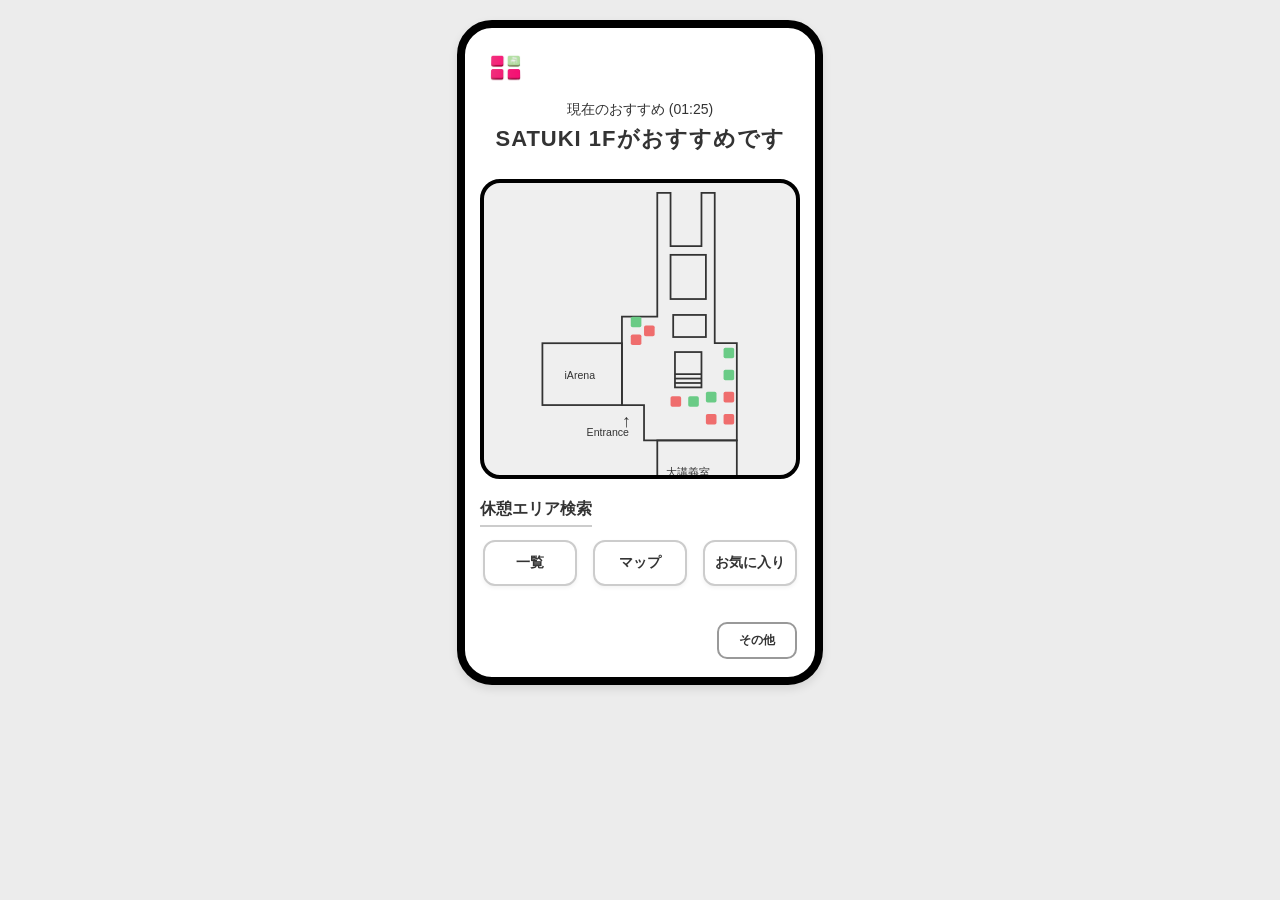
<file: index.html>
<!DOCTYPE html>
<html lang="ja">
<head>
  <meta charset="UTF-8">
  <meta name="viewport" content="width=device-width, initial-scale=1.0">
  <title>RelaXpot - Home</title>
  <link rel="stylesheet" href="style.css">
  <style>
    /* ホーム画面用の追加スタイル */
    .home-content {
      display: flex;
      flex-direction: column;
      height: 100%;
    }
    
    .recommendation-header {
      text-align: center;
      margin-bottom: 10px;
    }
    .recommendation-title {
      font-size: 14px;
      color: #333;
    }
    .recommendation-subtitle {
      font-size: 22px;
      font-weight: bold;
      color: #333;
      margin: 5px 0 15px 0;
      letter-spacing: 1px;
    }
    
    /* マップのプレビュー用コンテナ */
    #home-map-container {
      width: 100%;
      height: 300px;
      border: 4px solid #000;
      border-radius: 20px;
      box-sizing: border-box;
      background: #efefef;
      position: relative;
      overflow: hidden;
      margin-bottom: 20px;
    }
    #home-map-container svg {
      width: 100%;
      height: 100%;
      display: block;
    }

    .search-section {
      margin-bottom: 20px;
    }
    .search-area-title {
      font-size: 16px;
      font-weight: bold;
      color: #333;
      margin-bottom: 10px;
      border-bottom: 2px solid #ccc;
      padding-bottom: 5px;
      display: inline-block;
    }

    .search-buttons {
      display: flex;
      justify-content: space-between;
      gap: 10px;
    }
    .search-buttons button {
      flex: 1;
      padding: 12px 0;
      font-size: 14px;
      border-radius: 12px;
      border: 2px solid #ccc;
      background: #fff;
      color: #333;
      font-weight: bold;
      cursor: pointer;
      box-shadow: 0 2px 4px rgba(0,0,0,0.05);
    }

    /* フッター部分（その他ボタン） */
    .footer-actions {
      display: flex;
      justify-content: flex-end;
      margin-top: 10px;
    }
    .other-btn {
      padding: 8px 20px;
      font-size: 12px;
      border-radius: 10px;
      border: 2px solid #999;
      background: #fff;
      color: #333;
      cursor: pointer;
    }
  </style>
</head>
<body>

  <div class="phone">
    <!-- ヘッダー -->
    <div class="header">
      <img src="logo.png" alt="ロゴ" class="logo">
    </div>

    <!-- コンテンツ -->
    <div class="home-content">
      
      <!-- おすすめ表示エリア -->
      <div class="recommendation-header">
        <div class="recommendation-title" id="current-time-title">現在のおすすめ (15:00)</div>
        <div class="recommendation-subtitle">SATUKI 1Fがおすすめです</div>
      </div>

      <!-- マッププレビュー（さつき1F固定） -->
      <div id="home-map-container" onclick="location.href='mieru.html'" style="cursor: pointer;">
        <svg viewBox="0 0 300 380">
          <g transform="translate(0, -10) scale(1.15)">
            <!-- 壁の描画 -->
            <polyline points="150,80 150,20 165,20 165,80 200,80 200,20 215,20 215,80 215,190 240,190 240,300 135,300 135,260 110,260 110,190 110,160 150,160 150,80" fill="none" stroke="#333" stroke-width="2"/>
            <rect x="20" y="190" width="90" height="70" fill="none" stroke="#333" stroke-width="2"/>
            <text x="45" y="230" font-size="12" fill="#333">iArena</text>
            <rect x="150" y="300" width="90" height="70" fill="none" stroke="#333" stroke-width="2"/>
            <text x="160" y="340" font-size="12" fill="#333">大講義室</text>
            
            <rect x="165" y="90" width="40" height="50" fill="none" stroke="#333" stroke-width="2"/>
            <rect x="168" y="158" width="37" height="25" fill="none" stroke="#333" stroke-width="2"/>
            <rect x="170" y="200" width="30" height="40" fill="none" stroke="#333" stroke-width="2"/>
            <line x1="170" y1="225" x2="200" y2="225" stroke="#333" stroke-width="2"/>
            <line x1="170" y1="230" x2="200" y2="230" stroke="#333" stroke-width="2"/>
            <line x1="170" y1="235" x2="200" y2="235" stroke="#333" stroke-width="2"/>
            
            <text x="110" y="285" font-size="20" font-weight="bold" fill="#333">↑</text>
            <text x="70" y="295" font-size="12" fill="#333">Entrance</text>
            
            <!-- 座席の描画（JSで色付け） -->
            <g id="preview-seats"></g>
          </g>
        </svg>
      </div>

      <!-- 検索方法エリア -->
      <div class="search-section">
        <div class="search-area-title">休憩エリア検索</div>
        <div class="search-buttons">
          <button onclick="location.href='list.html'">一覧</button>
          <button onclick="location.href='map_search.html'">マップ</button>
          <button onclick="location.href='favorite.html'">お気に入り</button>
        </div>
      </div>

      <!-- その他・フッター -->
      <div class="footer-actions">
        <button class="other-btn" onclick="location.href='others.html'">その他</button>
      </div>

    </div>
  </div>

  <script>
    // 1. 現在時刻のリアルタイム更新
    function updateTime() {
      const now = new Date();
      const hours = String(now.getHours()).padStart(2, '0');
      const minutes = String(now.getMinutes()).padStart(2, '0');
      document.getElementById('current-time-title').textContent = `現在のおすすめ (${hours}:${minutes})`;
    }
    updateTime();
    setInterval(updateTime, 60000); // 1分ごとに更新

    // 2. 1Fの席をプロトタイプ用にランダムで描画（見た目をマップに近づけるため）
    const seatsData = [
      [120, 160], [135, 170], [120, 180],
      [225, 195], [225, 220], [225, 245], 
      [205, 245], [185, 250], [165, 250], 
      [225, 270], [205, 270]
    ];
    let seatsHTML = '';
    seatsData.forEach(([x, y]) => {
      // プレビュー用にランダムで空席/満席を決定
      const available = Math.random() > 0.45;
      const color = available ? '#6acb86' : '#ef6d6d';
      seatsHTML += `<rect x="${x}" y="${y}" width="12" height="12" rx="2" fill="${color}" />`;
    });
    document.getElementById('preview-seats').innerHTML = seatsHTML;
  </script>
</body>
</html>
</file>
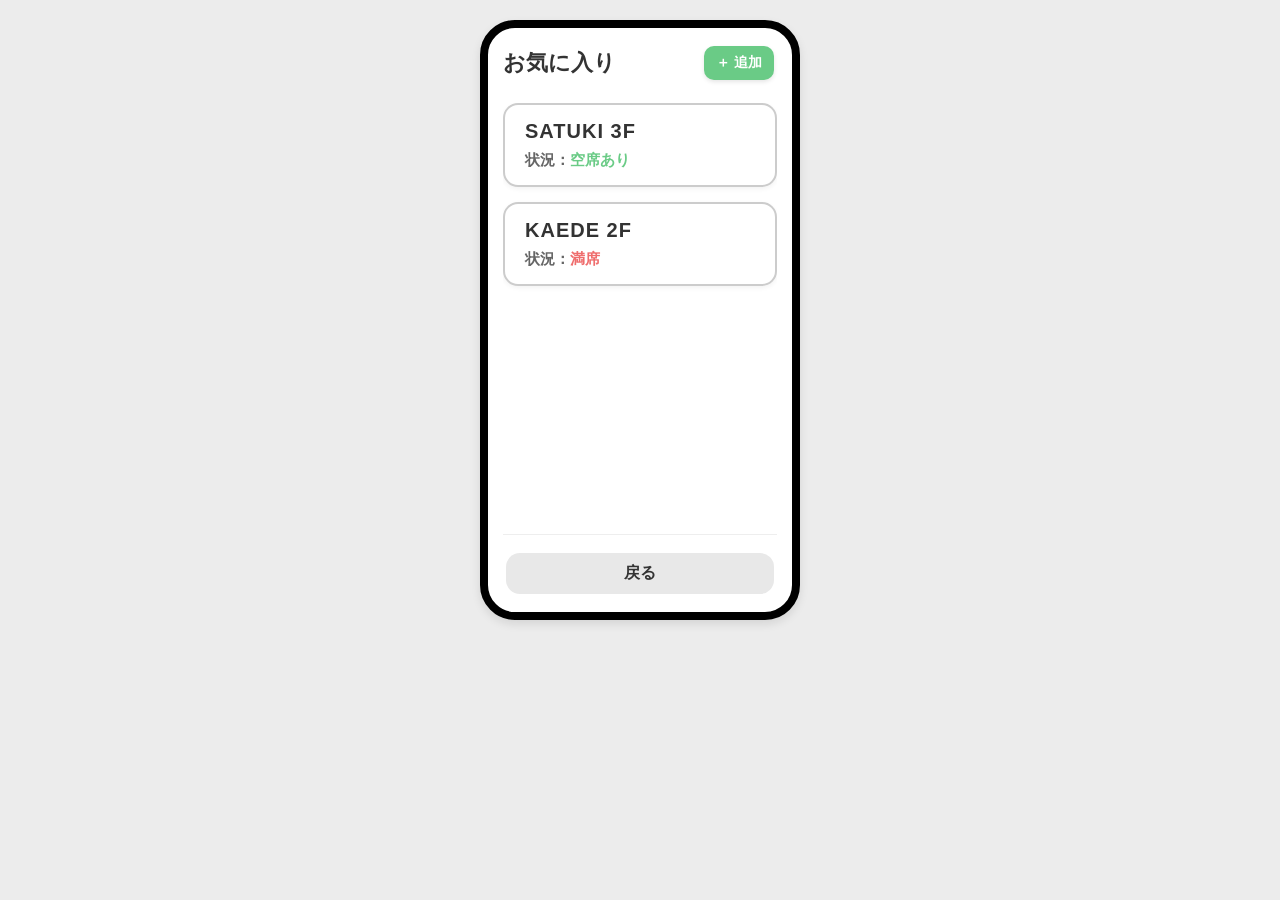
<file: favorite.html>
<!DOCTYPE html>
<html lang="ja">
<head>
  <meta charset="UTF-8">
  <meta name="viewport" content="width=device-width, initial-scale=1.0">
  <title>RelaXpot - お気に入り</title>
  <link rel="stylesheet" href="style.css">
  <style>
    /* 画面全体のレイアウト調整 */
    .phone {
      display: flex;
      flex-direction: column;
      height: 600px; /* スマホ風コンテナの高さを固定してスクロール可能にする場合 */
      box-sizing: border-box;
    }

    /* お気に入り画面用のスタイル */
    .fav-header {
      display: flex;
      justify-content: space-between;
      align-items: center;
      margin-bottom: 20px;
    }
    
    .page-title {
      font-size: 22px;
      font-weight: bold;
      color: #333;
    }
    
    /* お気に入り追加ボタン */
    .add-btn {
      background: #6acb86; /* アプリのテーマカラー（緑）に合わせる */
      color: #fff;
      border: none;
      padding: 8px 12px;
      border-radius: 10px;
      cursor: pointer;
      font-weight: bold;
      font-size: 14px;
      box-shadow: 0 2px 4px rgba(0,0,0,0.1);
    }

    /* お気に入りリストコンテナ */
    .fav-list {
      display: flex;
      flex-direction: column;
      gap: 15px;
      flex-grow: 1;
      overflow-y: auto; /* 数が増えたらスクロールできるように */
      padding-bottom: 10px;
    }

    /* お気に入りカード（ボタン） */
    .fav-card {
      background-color: #fff;
      border: 2px solid #ccc;
      border-radius: 15px;
      padding: 15px 20px;
      text-align: left;
      cursor: pointer;
      transition: all 0.2s;
      display: flex;
      flex-direction: column;
      gap: 8px;
      box-shadow: 0 2px 5px rgba(0,0,0,0.05);
      margin: 0;
    }
    
    .fav-card:hover {
      border-color: #333;
      background-color: #f9f9f9;
      transform: translateY(-2px);
      box-shadow: 0 4px 8px rgba(0,0,0,0.1);
    }

    .fav-name {
      font-size: 20px;
      font-weight: bold;
      color: #333;
      letter-spacing: 1px;
    }

    .fav-status {
      font-size: 15px;
      color: #666;
      font-weight: bold;
    }

    /* 空席ありの強調色 */
    .status-ok {
      color: #6acb86;
    }

    /* フッター（戻るボタン配置用） */
    .footer {
      display: flex;
      justify-content: center;
      margin-top: 15px;
      padding-top: 15px;
      border-top: 1px solid #eee;
    }

    .back-btn {
      background: #e8e8e8;
      border: none;
      padding: 10px 40px;
      border-radius: 14px;
      cursor: pointer;
      font-weight: bold;
      color: #333;
      font-size: 16px;
      width: 100%;
    }
  </style>
</head>
<body>

  <div class="phone">
    <!-- ヘッダー部分 -->
    <div class="fav-header">
      <div class="page-title">お気に入り</div>
      <button class="add-btn" onclick="alert('お気に入り追加機能は準備中です')">＋ 追加</button>
    </div>

    <!-- お気に入り一覧 -->
    <div class="fav-list">
      
      <!-- SATUKI 3F のボタン -->
      <button class="fav-card" onclick="goToSatuki3F()">
        <div class="fav-name">SATUKI 3F</div>
        <div class="fav-status">状況：<span class="status-ok">空席あり</span></div>
      </button>
      
      <!-- 比較用・プロトタイプとしてダミーを一つ置いておく（不要なら削除してください） -->
      
      <button class="fav-card" onclick="alert('準備中です')">
        <div class="fav-name">KAEDE 2F</div>
        <div class="fav-status">状況：<span style="color:#ef6d6d;">満席</span></div>
      </button>
     

    </div>

    <!-- フッター部分 -->
    <div class="footer">
      <button class="back-btn" onclick="location.href='index.html'">戻る</button>
    </div>
  </div>

  <script>
    function goToSatuki3F() {
      // index.htmlへ遷移します。
      // ※プロトタイプのため index.html?floor=3F とパラメータを付けていますが、
      // 完全に3階を初期表示するには index.html 側の script.js でこのパラメータを読み取る処理が必要です。
      // （現状のままでもマップ画面には飛びます）
      location.href = 'mieru.html?floor=3F';
    }
  </script>
</body>
</html>
</file>
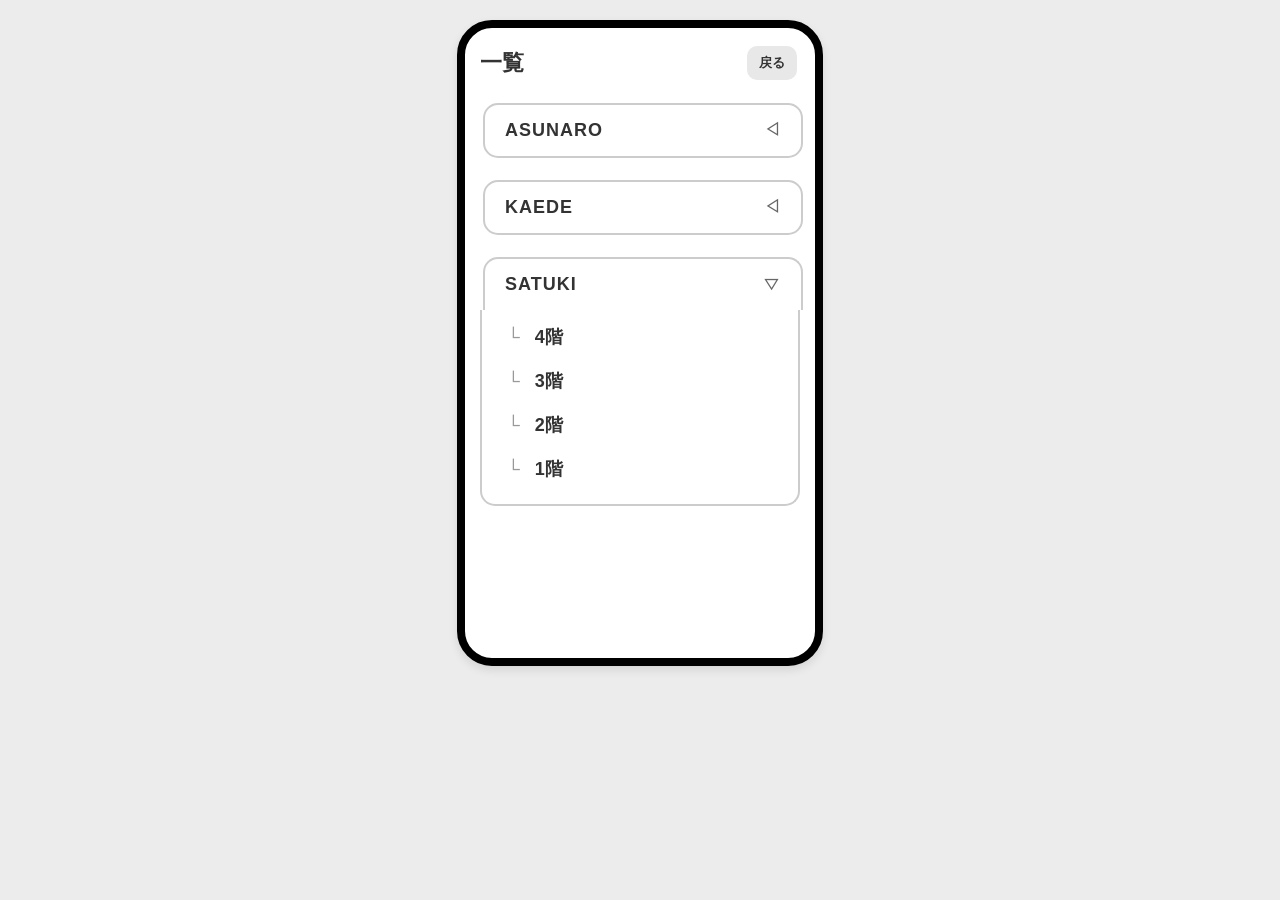
<file: list.html>
<!DOCTYPE html>
<html lang="ja">
<head>
  <meta charset="UTF-8">
  <meta name="viewport" content="width=device-width, initial-scale=1.0">
  <title>RelaXpot - 一覧</title>
  <link rel="stylesheet" href="style.css">
  <style>
    .phone {
      width: 320px;
      height: 600px;
      background: white;
      border: 8px solid #000;
      border-radius: 35px;
      padding: 15px;
      box-shadow: 0 4px 10px rgba(0,0,0,0.1);
      position: relative;
    }

    /* 一覧画面用のスタイル */
    .list-header {
      display: flex;
      justify-content: space-between;
      align-items: center;
      margin-bottom: 20px;
    }
    
    .page-title {
      font-size: 22px;
      font-weight: bold;
      color: #333;
    }
    
    /* 戻るボタン */
    .back-btn {
      background: #e8e8e8;
      border: none;
      padding: 8px 12px;
      border-radius: 10px;
      cursor: pointer;
      font-weight: bold;
      color: #333;
    }

    /* アコーディオン（建物名）ボタン */
    .accordion {
      background-color: #fff;
      color: #333;
      cursor: pointer;
      padding: 15px 20px;
      width: 100%;
      border: 2px solid #ccc;
      border-radius: 15px;
      text-align: left;
      outline: none;
      font-size: 18px;
      font-weight: bold;
      letter-spacing: 1px;
      transition: all 0.3s;
      display: flex;
      justify-content: space-between;
      align-items: center;
      margin-bottom: 10px;
      box-sizing: border-box;
    }
    
    .accordion:hover {
      background-color: #f9f9f9;
    }

    /* 矢印アイコン */
    .accordion::after {
      content: '◁';
      font-size: 16px;
      color: #666;
      transition: transform 0.3s ease;
    }

    /* 開いた時のスタイル */
    .accordion.active {
      border-bottom-left-radius: 0;
      border-bottom-right-radius: 0;
      margin-bottom: 0;
      border-bottom: none;
    }
    .accordion.active::after {
      transform: rotate(-90deg);
    }

    /* パネル（階数リスト） */
    .panel {
      background-color: white;
      max-height: 0;
      overflow: hidden;
      transition: max-height 0.3s ease-out;
      border-radius: 0 0 15px 15px;
      margin-bottom: 10px;
      border: 2px solid transparent; /* 初期状態では枠線なし */
      border-top: none;
      box-sizing: border-box;
    }

    /* 階数ボタンのリスト */
    .floor-list {
      display: flex;
      flex-direction: column;
      gap: 10px;
      padding: 10px 15px 20px 15px;
    }

    /* 階数ボタン */
    .floor-btn {
      background: none;
      border: none;
      padding: 5px 10px;
      text-align: left;
      font-size: 18px;
      font-weight: bold;
      color: #333;
      cursor: pointer;
      display: flex;
      align-items: center;
      margin: 0;
    }
    
    .floor-btn:hover {
      color: #6acb86;
    }

    .floor-btn::before {
      content: "└";
      margin-right: 15px;
      color: #999;
      font-weight: normal;
    }
  </style>
</head>
<body>

  <div class="phone">
    <!-- ヘッダー部分 -->
    <div class="list-header">
      <div class="page-title">一覧</div>
      <button class="back-btn" onclick="location.href='index.html'">戻る</button>
    </div>

    <!-- ASUNARO -->
    <button class="accordion">ASUNARO</button>
    <div class="panel">
      <div class="floor-list">
        <button class="floor-btn" onclick="alert('準備中です')">4階</button>
        <button class="floor-btn" onclick="alert('準備中です')">3階</button>
        <button class="floor-btn" onclick="alert('準備中です')">2階</button>
        <button class="floor-btn" onclick="alert('準備中です')">1階</button>
      </div>
    </div>

    <!-- KAEDE -->
    <button class="accordion">KAEDE</button>
    <div class="panel">
      <div class="floor-list">
        <button class="floor-btn" onclick="alert('準備中です')">6階</button>
        <button class="floor-btn" onclick="alert('準備中です')">5階</button>
        <button class="floor-btn" onclick="alert('準備中です')">4階</button>
        <button class="floor-btn" onclick="alert('準備中です')">3階</button>
        <button class="floor-btn" onclick="alert('準備中です')">2階</button>
        <button class="floor-btn" onclick="alert('準備中です')">1階</button>
      </div>
    </div>

    <!-- SATUKI -->
    <button class="accordion" id="satuki-acc">SATUKI</button>
    <div class="panel">
      <div class="floor-list">
        <!-- SATUKIのボタンは実際にマップ（mieru.html）へ遷移 -->
        <button class="floor-btn" onclick="location.href='mieru.html'">4階</button>
        <button class="floor-btn" onclick="location.href='mieru.html'">3階</button>
        <button class="floor-btn" onclick="location.href='mieru.html'">2階</button>
        <button class="floor-btn" onclick="location.href='mieru.html'">1階</button>
      </div>
    </div>
  </div>

  <script>
    // アコーディオンの開閉制御
    var acc = document.getElementsByClassName("accordion");
    
    for (let i = 0; i < acc.length; i++) {
      acc[i].addEventListener("click", function() {
        // クリックした要素のクラスを切り替え
        this.classList.toggle("active");
        var panel = this.nextElementSibling;
        
        if (panel.style.maxHeight) {
          // 閉じる
          panel.style.maxHeight = null;
          panel.style.borderColor = "transparent";
        } else {
          // 開く (余裕を持たせたscrollHeightを指定)
          panel.style.maxHeight = panel.scrollHeight + "px";
          panel.style.borderColor = "#ccc";
        }
      });
    }

    // 初期状態で「SATUKI」を開いておく（ラフ画の表現に合わせる）
    window.onload = function() {
      const satukiAcc = document.getElementById("satuki-acc");
      satukiAcc.click();
    };
  </script>
</body>
</html>
</file>
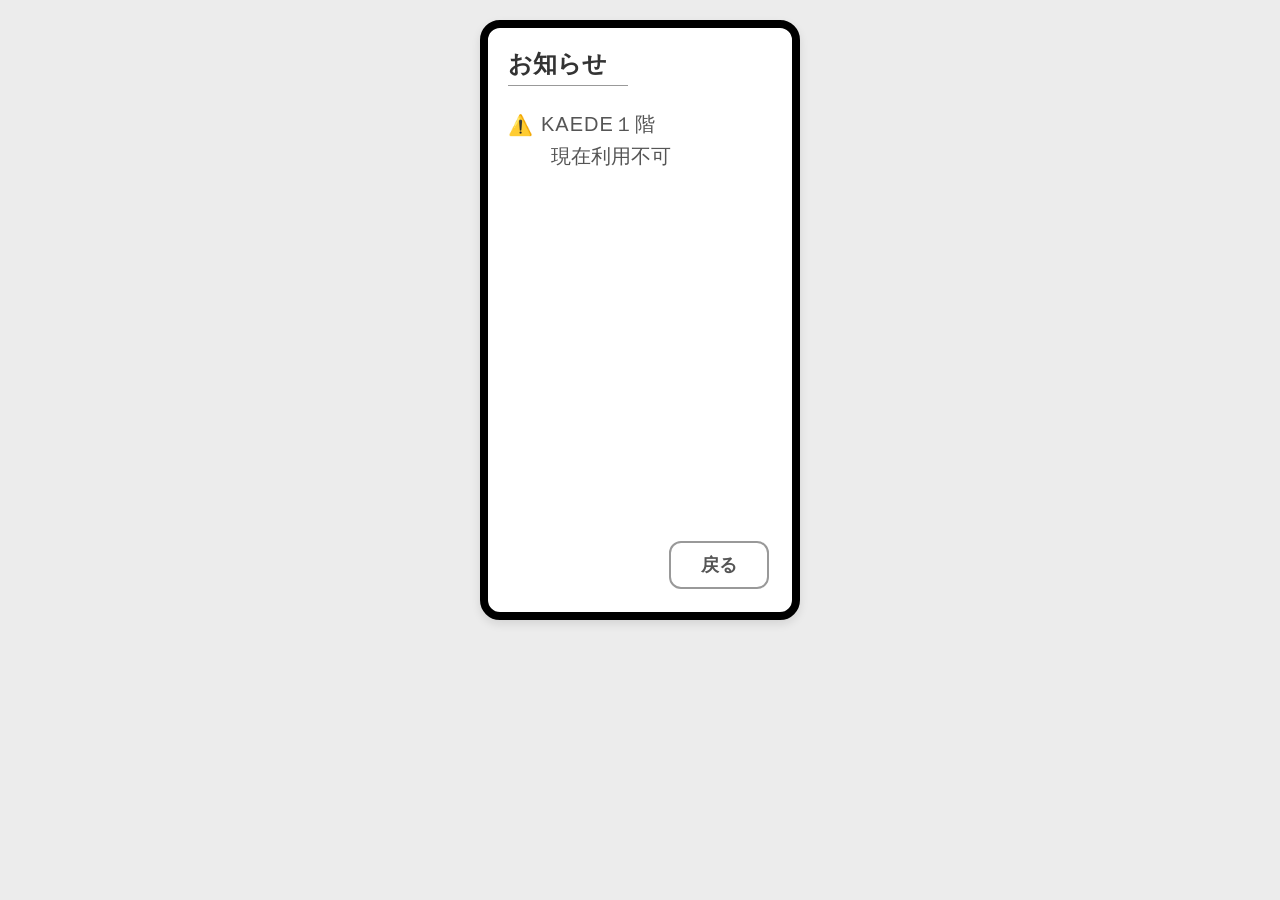
<file: others.html>
<!DOCTYPE html>
<html lang="ja">
<head>
  <meta charset="UTF-8">
  <meta name="viewport" content="width=device-width, initial-scale=1.0">
  <title>RelaXpot - お知らせ</title>
  <link rel="stylesheet" href="style.css">
  <style>
    /* 画面全体のレイアウト調整 */
    .phone {
      display: flex;
      flex-direction: column;
      height: 600px;
      box-sizing: border-box;
      padding: 20px;
      background-color: #fff;
      border-radius: 20px;
      border: 8px solid #000000;
    }

    /* お知らせタイトル */
    .notice-header {
      font-size: 24px;
      font-weight: bold;
      color: #333;
      border-bottom: 1px solid #999;
      padding-bottom: 5px;
      margin-bottom: 25px;
      width: fit-content;
      min-width: 120px;
    }

    /* お知らせリスト部分 */
    .notice-list {
      flex-grow: 1;
      display: flex;
      flex-direction: column;
      gap: 20px;
    }

    /* アラートアイテム */
    .alert-item {
      display: flex;
      align-items: flex-start;
      gap: 8px;
    }

    .alert-icon {
      font-size: 20px;
      margin-top: 2px;
    }

    .alert-content {
      display: flex;
      flex-direction: column;
      gap: 5px;
    }

    .alert-title {
      font-size: 20px;
      color: #555;
      letter-spacing: 1px;
    }

    .alert-desc {
      font-size: 20px;
      color: #555;
      padding-left: 10px; /* 少しインデント */
    }

    /* フッター（戻るボタン配置用） */
    .footer {
      display: flex;
      justify-content: flex-end; /* ラフ画に合わせて右下に配置 */
      margin-top: auto;
      padding-top: 20px;
    }

    .back-btn {
      background: #fff;
      border: 2px solid #999;
      padding: 10px 30px;
      border-radius: 12px;
      cursor: pointer;
      font-weight: bold;
      color: #555;
      font-size: 18px;
      transition: all 0.2s;
    }

    .back-btn:hover {
      background: #f0f0f0;
    }
  </style>
</head>
<body>

  <div class="phone">
    <!-- ヘッダー部分 -->
    <div class="notice-header">
      お知らせ
    </div>

    <!-- お知らせ内容 -->
    <div class="notice-list">
      
      <div class="alert-item">
        <span class="alert-icon">⚠️</span>
        <div class="alert-content">
          <div class="alert-title">KAEDE１階</div>
          <div class="alert-desc">現在利用不可</div>
        </div>
      </div>

    </div>

    <!-- フッター部分 -->
    <div class="footer">
      <button class="back-btn" onclick="location.href='index.html'">戻る</button>
    </div>
  </div>

</body>
</html>
</file>
<file: style.css>
/* 全体のリセットと中央配置 */
body {
  background: #ececec;
  font-family: sans-serif;
  display: flex;
  justify-content: center;
  margin: 0;
  padding: 20px;
}

/* スマホ風のコンテナ外枠（枠線は削除し、影で立体感を出す） */
.phone {
  width: 320px;
  background: white;
  border: 8px solid #000;
  border-radius: 35px;
  padding: 15px;
  box-shadow: 0 4px 10px rgba(0,0,0,0.1);
  position: relative;
}

/* 階数表示ヘッダー */
.header {
  text-align: left;
  font-size: 30px;
  margin-bottom: 8px;
}

/* ★ マップのコンテナ（ViewBoxを囲む角丸の黒い四角形） ★ */
#map-container {
  width: 100%;
  height: 380px;
  overflow: hidden; /* はみ出たマップを隠す */
  position: relative;
  
  /* 角丸の黒い枠線を追加 */
  border: 4px solid #000; /* 太めの黒い枠線 */
  border-radius: 20px;    /* 角丸 */
  box-sizing: border-box; /* 枠線をサイズに含める */

  background: #efefef;   /* マップの背景色をコンテナ側に設定 */
  cursor: grab;

  /* ★ スマホでのスクロールやピンチズームなど、ブラウザのデフォルト操作を無効化する ★ */
  touch-action: none;
}

#map-container:active {
  cursor: grabbing;
}

svg {
  width: 100%;
  height: 100%;
  display: block;
}

/* マップコントローラー */
.map-controls {
  position: absolute;
  right: 25px;
  top: 90px;
  z-index: 10;
  display: flex;
  flex-direction: column;
  gap: 5px;
}

.map-controls button {
  width: 35px;
  height: 35px;
  padding: 0;
  border-radius: 50%;
  background: rgba(255, 255, 255, 0.9);
  box-shadow: 0 2px 5px rgba(0,0,0,0.2);
  display: flex;
  justify-content: center;
  align-items: center;
  font-size: 16px;
}

/* ボタンの基本スタイル */
button {
  border: none;
  background: #e8e8e8;
  padding: 10px 28px;
  border-radius: 14px;
  margin: 3px;
  cursor: pointer;
  font-weight: bold;
  transition: all 0.2s ease;
}

/* ★ 現在選択されているフロアボタンのスタイル */
.floor-buttons button.active {
  background: #333333;
  color: #ffffff;
}

/* 校舎選択ボタン（アイコンとテキストを横並び） */
.location-btn {
  display: flex;
  align-items: center;
  gap: 8px;
  border: none;
  background: #e8e8e8;
  padding: 10px 15px;
  border-radius: 14px;
  cursor: pointer;
}

/* アイコンサイズ */
.icon {
  width: 24px;
  height: 24px;
}

/* ステータス（空席数）テキスト */
#status {
  margin-top: 15px;
  font-weight: bold;
  font-size: 14px;
}

/* ヘッダーのレイアウト調整 */
.header {
  display: flex;
  align-items: center; /* 縦の中央で揃える */
  justify-content: space-between; /* ロゴを左、テキストを右(または中央)に配置 */
  padding: 10px 10px; /* 内側の余白をお好みで調整 */
}

/* ロゴ画像のサイズ調整 */
.logo {
  height: 30px; /* ヘッダーに合わせて高さを調整 */
  width: auto;  /* 縦横比を維持 */
}

/* 階数表示のデザイン（必要に応じて） */
#floor {
  font-weight: bold;
  font-size: 1.2rem;
}

/* --- 写真ボタンのデザイン --- */
#photo-btn {
  position: absolute;
  bottom: 370px;
  right: 20px;
  width: 35px;
  height: 35px;
  border-radius: 50%; /* 丸いボタンにする */
  background-color: #fff;
  /* border: 2px solid #333; */
  box-shadow: 0 4px 6px rgba(0,0,0,0.3);
  cursor: pointer;
  display: flex;
  justify-content: center;
  align-items: center;
  padding: 0;
  z-index: 10; /* マップより手前に表示 */
}

#photo-btn img {
  width: 30px;
  height: 25px;
  /* object-fit: cover; */
}

/* --- 写真ボード（半透明の白いボード） --- */
#photo-board {
  position: absolute;
  top: 90px;
  right: 19px;
  width: 89%;
  height: 51%;
  border-radius: 20px;
  background-color: rgba(255, 255, 255, 0.85); /* 半透明の白 */
  backdrop-filter: blur(2px); /* 背景のマップを少しぼかす */
  z-index: 20; /* ボタンよりさらに手前に */
  display: flex;
  flex-direction: column;
  overflow-y: auto; /* 縦スクロール可能にする */
}

/* 隠す用のクラス */
.hidden {
  display: none !important;
}

/* ボードのヘッダー（閉じるボタン領域） */
.board-header {
  display: flex;
  justify-content: space-between;
  align-items: center;
  padding: 10px 15px;
  background-color: rgba(255, 255, 255, 0.95);
  position: sticky; /* スクロールしても上に固定 */
  top: 0;
  z-index: 21;
  border-bottom: 1px solid #ccc;
}

.close-btn {
  background: none;
  border: none;
  font-size: 18px;
  cursor: pointer;
  padding: 5px;
}

/* ギャラリー部分（写真を縦に並べる） */
.gallery {
  padding: 15px;
  display: flex;
  flex-direction: column;
  gap: 15px; /* 写真と写真の隙間 */
}

.gallery img {
  width: 100%;
  border-radius: 8px; /* 写真の角を少し丸くする */
  box-shadow: 0 2px 5px rgba(0,0,0,0.2);
}


/* --- 凡例（アイコンの説明）ボード --- */
#legend-board {
  position: absolute;
  /* 写真ボタン(bottom: 270px)の少し上に配置 */
  bottom: 280px; 
  right: 20px;
  background-color: rgba(255, 255, 255, 0.9); /* 少し透ける白背景 */
  border: 1px solid #ccc;
  border-radius: 10px;
  padding: 10px;
  box-shadow: 0 2px 5px rgba(0,0,0,0.2);
  z-index: 10;
  display: flex;
  flex-direction: column;
  gap: 8px; /* 各行の隙間 */
  font-size: 12px;
  color: #333;
}

/* 凡例の各行のレイアウト */
.legend-item {
  display: flex;
  align-items: center;
  gap: 8px; /* 記号と文字の隙間 */
}

/* 四角い記号のスタイル */
.legend-square {
  width: 14px;
  height: 14px;
  border-radius: 2px;
}

/* 青色（空席） */
.legend-square.blue {
  background-color: #6acb86; 
}

/* 赤色（満席） */
.legend-square.red {
  background-color: #ef6d6d;
}

/* 雷マークアイコンのスタイル */
.legend-icon {
  width: 14px;
  height: 14px;
  object-fit: contain;
}
</file>
